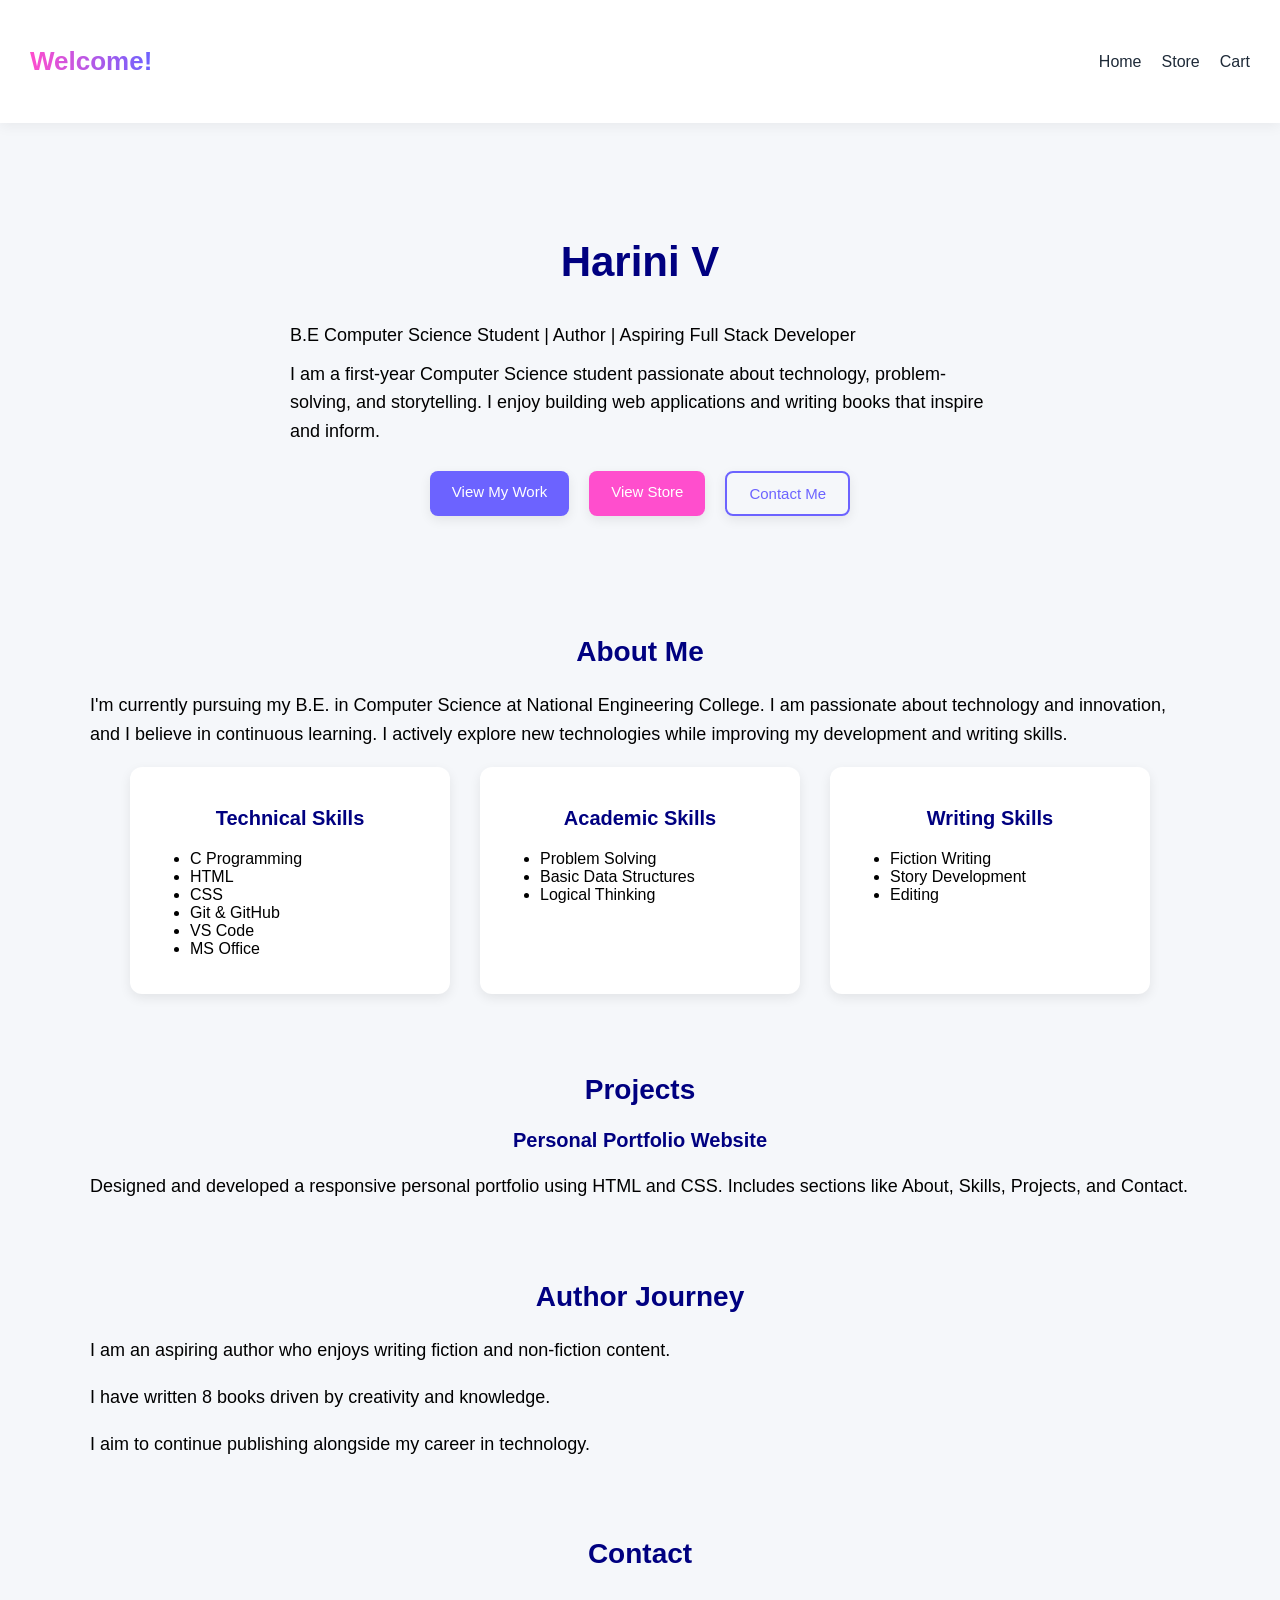
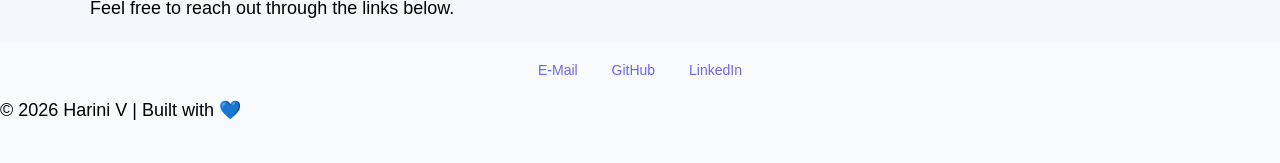
<file: index.html>
<!DOCTYPE html>
<html lang="en">
<head>
    <meta charset="UTF-8">
    <title>Harini V | Portfolio</title>
    <link rel="stylesheet" href="styles.css">
    <meta name="viewport" content="width=device-width,initial-scale=1.0">
</head>

<body>

<header>
    <h3 class="logo">Welcome!</h3>
    <nav>
        <ul>
            <li><a href="index.html">Home</a></li>
            <li><a href="store.html">Store</a></li>
            <li><a href="cart.html">Cart</a></li>
        </ul>
    </nav>
</header>

<main>

<!-- HERO SECTION -->
<section class="hero">
    <div class="hero-content">
        <h1 class="name">Harini V</h1>
        <p>B.E Computer Science Student | Author | Aspiring Full Stack Developer</p>
        <p>
            I am a first-year Computer Science student passionate about technology,
            problem-solving, and storytelling. I enjoy building web applications
            and writing books that inspire and inform.
        </p>

        <div class="hero-buttons">
            <a href="#projects" class="btn primary">View My Work</a>
            <a href="store.html" class="btn secondary">View Store</a>
            <a href="#contact" class="btn outline">Contact Me</a>
        </div>
    </div>
</section>

<!-- ABOUT -->
<section class="about">
    <h2>About Me</h2>
    <p>
        I'm currently pursuing my B.E. in Computer Science at National Engineering College.
        I am passionate about technology and innovation, and I believe in continuous learning.
        I actively explore new technologies while improving my development and writing skills.
    </p>

    <div class="skills-container">

        <div class="skill-card">
            <h3>Technical Skills</h3>
            <ul>
                <li>C Programming</li>
                <li>HTML</li>
                <li>CSS</li>
                <li>Git & GitHub</li>
                <li>VS Code</li>
                <li>MS Office</li>
            </ul>
        </div>

        <div class="skill-card">
            <h3>Academic Skills</h3>
            <ul>
                <li>Problem Solving</li>
                <li>Basic Data Structures</li>
                <li>Logical Thinking</li>
            </ul>
        </div>

        <div class="skill-card">
            <h3>Writing Skills</h3>
            <ul>
                <li>Fiction Writing</li>
                <li>Story Development</li>
                <li>Editing</li>
            </ul>
        </div>

    </div>
</section>

<!-- PROJECTS -->
<section id="projects" class="projects">
    <h2>Projects</h2>

    <div class="project-card">
        <h3>Personal Portfolio Website</h3>
        <p>
            Designed and developed a responsive personal portfolio using HTML and CSS.
            Includes sections like About, Skills, Projects, and Contact.
        </p>
    </div>
</section>

<!-- AUTHOR JOURNEY -->
<section class="author-journey">
    <h2>Author Journey</h2>
    <p>I am an aspiring author who enjoys writing fiction and non-fiction content.</p>
    <p>I have written 8 books driven by creativity and knowledge.</p>
    <p>I aim to continue publishing alongside my career in technology.</p>
</section>

<!-- CONTACT -->
<section id="contact" class="contact">
    <h2>Contact</h2>
    <p>Feel free to reach out through the links below.</p>
</section>

</main>

<footer>
    <div>
        <a href="mailto:25104004@nec.edu.in">E-Mail</a>
        <a href="https://github.com/HARINIV-CSE" target="_blank">GitHub</a>
        <a href="https://www.linkedin.com/in/harini-v-516a22365/" target="_blank">LinkedIn</a>
    </div>
    <p>© 2026 Harini V | Built with 💙</p>
</footer>

</body>
</html>
</file>
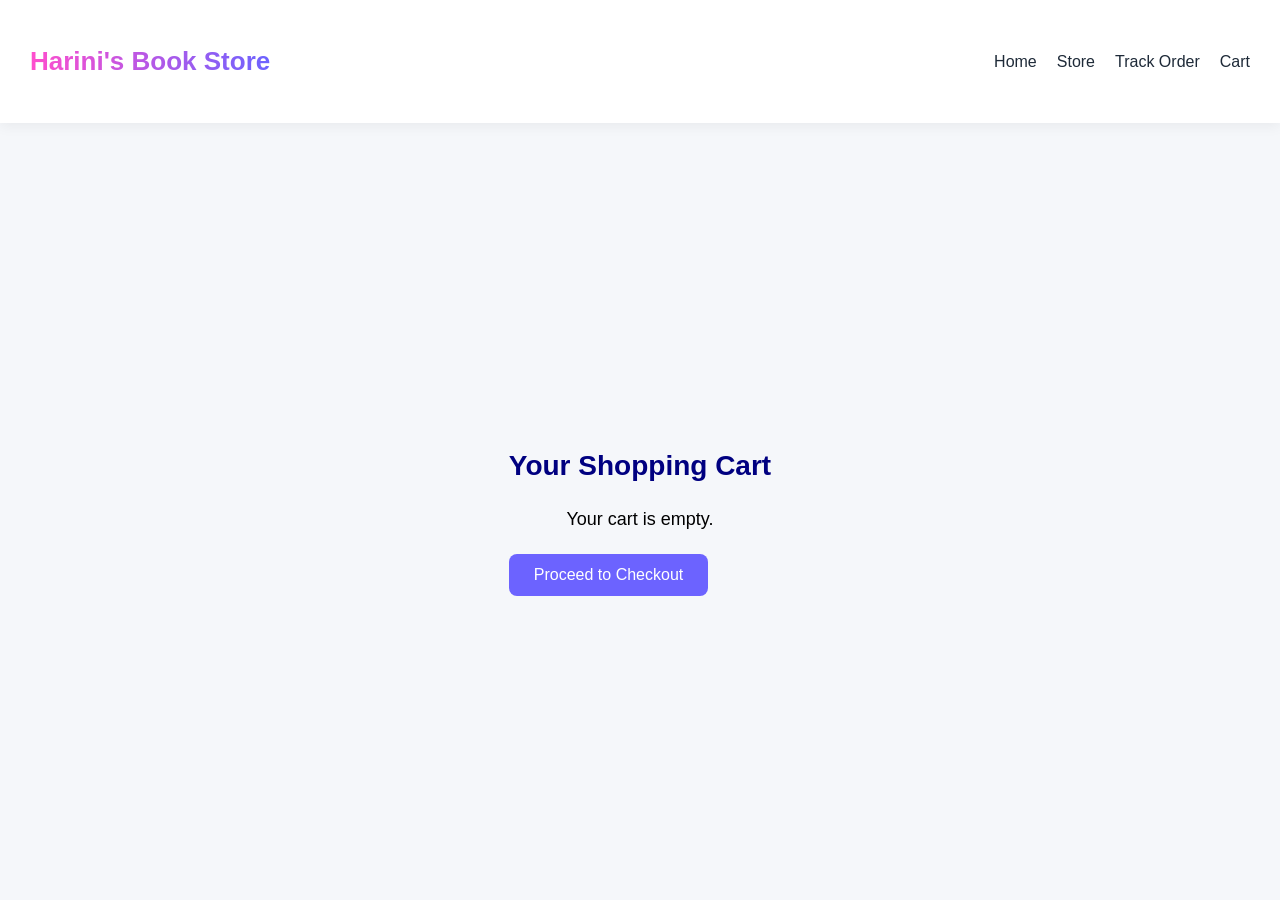
<file: cart.html>
<!DOCTYPE html>
<html lang="en">
<head>
    <meta charset="UTF-8">
    <title>Your Cart</title>
    <link rel="stylesheet" href="styles.css">
    <meta name="viewport" content="width=device-width,initial-scale=1.0">   
</head>
<body>

<header>
    <h3 class="logo">Harini's Book Store</h3>
    <nav>
        <ul>
            <li><a href="index.html">Home</a></li>
            <li><a href="store.html">Store</a></li>
            <li><a href="tracking.html">Track Order</a></li>
            <li><a href="cart.html">Cart</a></li>
        </ul>
    </nav>
</header>

<section class="cart-container">
    <h2>Your Shopping Cart</h2>
    <div id="cartItems"></div>

    <div class="cart-summary">
        <h3 id="totalAmount"></h3>
        <button class="checkout-btn" id="checkoutBtn">Proceed to Checkout</button>
    </div>
</section>

<script>

function getCart() {
    return JSON.parse(localStorage.getItem("cart")) || [];
}

function saveCart(cart) {
    localStorage.setItem("cart", JSON.stringify(cart));
}

function loadCart() {
    const cart = getCart();
    const cartItemsDiv = document.getElementById("cartItems");
    const totalAmount = document.getElementById("totalAmount");

    cartItemsDiv.innerHTML = "";
    let total = 0;

    if (cart.length === 0) {
        cartItemsDiv.innerHTML = "<p class='empty'>Your cart is empty.</p>";
        totalAmount.innerText = "";
        return;
    }

    cart.forEach((item, index) => {
        const quantity = item.quantity || 1;
        const itemTotal = item.price * quantity;
        total += itemTotal;

        const div = document.createElement("div");
        div.className = "cart-item";

        div.innerHTML = `
            <div>
                <p class="book-name">${item.name}</p>
                <p>Price: ₹${item.price}</p>
                <p>
                    Quantity:
                    <button class="decrease">-</button>
                    ${quantity}
                    <button class="increase">+</button>
                </p>
            </div>
            <div>
                <p>Subtotal: ₹${itemTotal}</p>
                <button class="remove-btn">Remove</button>
            </div>
        `;

        
        div.querySelector(".increase").onclick = () => changeQty(index, 1);
        div.querySelector(".decrease").onclick = () => changeQty(index, -1);
        div.querySelector(".remove-btn").onclick = () => removeItem(index);

        cartItemsDiv.appendChild(div);
    });

    totalAmount.innerText = "Total Amount: ₹" + total;
}

function changeQty(index, change) {
    const cart = getCart();

    cart[index].quantity = (cart[index].quantity || 1) + change;

    if (cart[index].quantity <= 0) {
        cart.splice(index, 1);
    }

    saveCart(cart);
    loadCart();
}

function removeItem(index) {
    const cart = getCart();
    cart.splice(index, 1);
    saveCart(cart);
    loadCart();
}

document.getElementById("checkoutBtn").onclick = () => {
    const cart = getCart();

    if (cart.length === 0) {
        alert("Your cart is empty!");
        return;
    }

    window.location.href = "checkout.html";
};

loadCart();

</script>

</body>
</html>
</file>
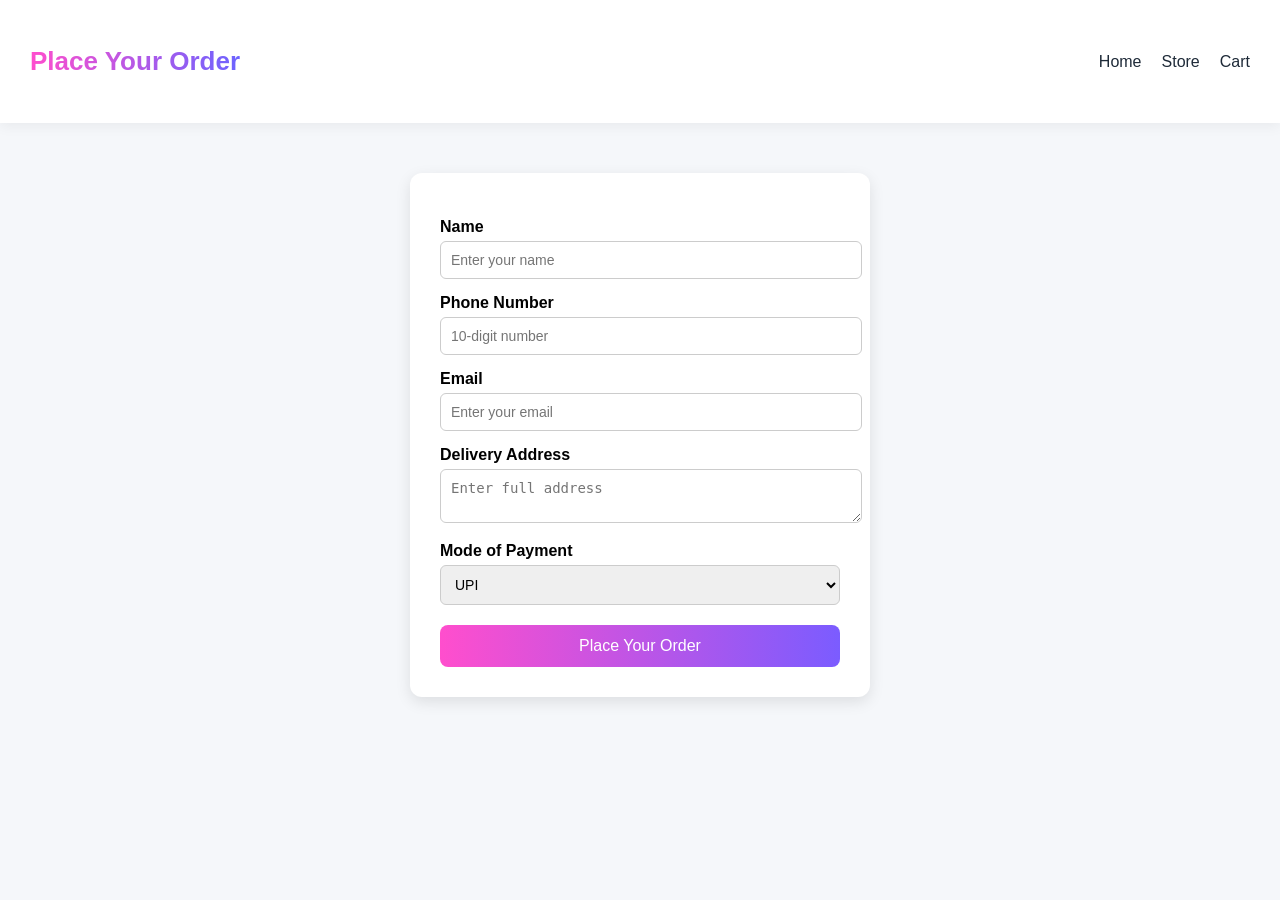
<file: checkout.html>
<!DOCTYPE html>
<html lang="en">
<head>
    <meta charset="UTF-8">
    <title>Checkout</title>
    <link rel="stylesheet" href="styles.css">
    <meta name="viewport" content="width=device-width,initial-scale=1.0">
</head>

<body>

<header>
    <h3 class="logo">Place Your Order</h3>
    <nav>
        <ul>
            <li><a href="index.html">Home</a></li>
            <li><a href="store.html">Store</a></li>
            <li><a href="cart.html">Cart</a></li>
        </ul>
    </nav>
</header>

<main>

<section class="checkout-form">
    <form id="orderForm">

        <label>Name</label>
        <input type="text" id="name" placeholder="Enter your name" required>

        <label>Phone Number</label>
        <input type="tel" id="phone" placeholder="10-digit number" pattern="[0-9]{10}" required>

        <label>Email</label>
        <input type="email" id="email" placeholder="Enter your email" required>

        <label>Delivery Address</label>
        <textarea id="address" placeholder="Enter full address" required></textarea>

        <label>Mode of Payment</label>
        <select id="payment">
            <option value="UPI">UPI</option>
            <option value="Credit Card">Credit Card</option>
            <option value="Cash on Delivery">Cash On Delivery</option>
        </select>

        <button type="submit">Place Your Order</button>

    </form>
</section>

<div class="order-confirmation" id="confirmation" style="display:none;">
    <h2>Order Placed Successfully 🎉</h2>
    <p><strong>Order ID:</strong> <span id="orderId"></span></p>
    <p>Status: Ordered</p>
    <a href="tracking.html">Track Your Order</a>
</div>

</main>

<script>

const form = document.getElementById("orderForm");

form.addEventListener("submit", function(e) {
    e.preventDefault();

    const name = document.getElementById("name").value.trim();
    const phone = document.getElementById("phone").value.trim();
    const email = document.getElementById("email").value.trim();
    const address = document.getElementById("address").value.trim();
    const payment = document.getElementById("payment").value;

    if (phone.length !== 10) {
        alert("Enter a valid 10-digit phone number");
        return;
    }

    const orderId = "ORD" + Date.now();

    const orderDetails = {
        orderId,
        name,
        phone,
        email,
        address,
        payment,
        status: "Ordered"
    };

    localStorage.setItem("order_" + orderId, JSON.stringify(orderDetails));
    localStorage.removeItem("cart");

    document.getElementById("orderId").innerText = orderId;
    document.getElementById("confirmation").style.display = "block";

    form.reset();
});

</script>

</body>
</html>
</file>
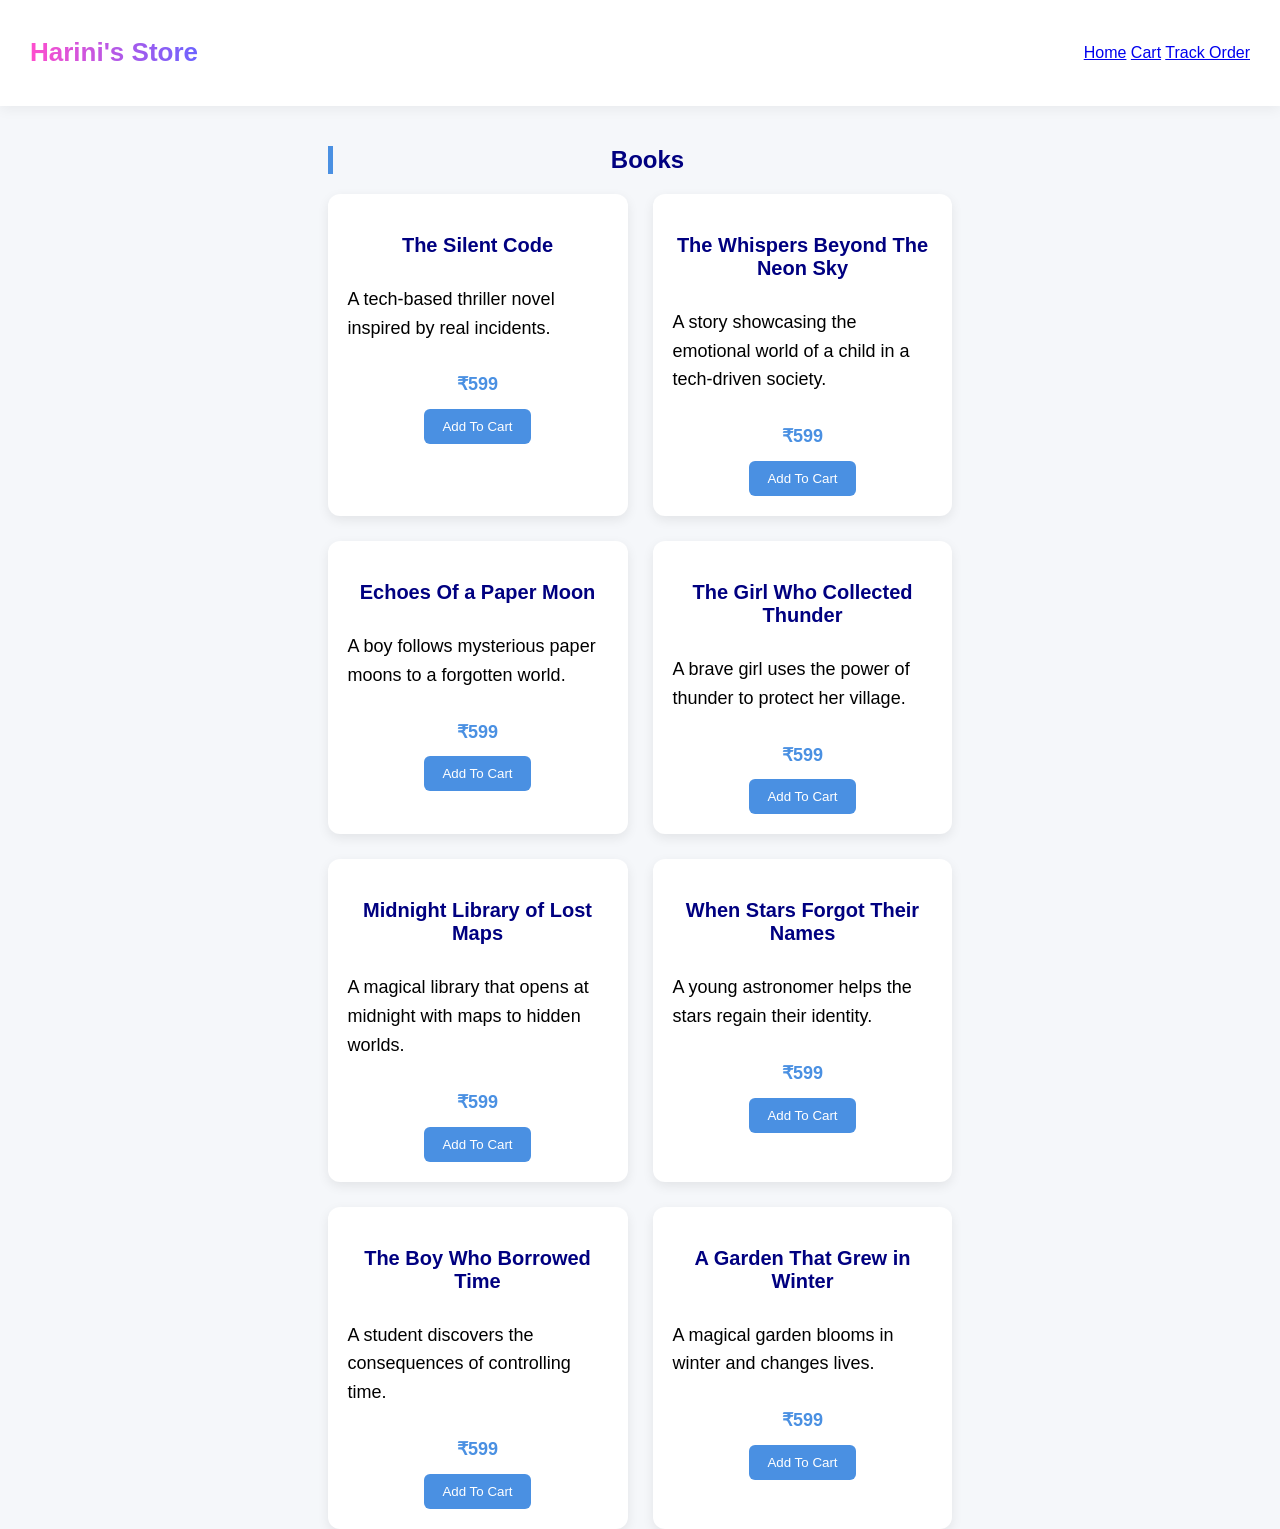
<file: store.html>
<!DOCTYPE html>
<html lang="en">
<head>
    <meta charset="UTF-8">
    <title>Harini's Store</title>
    <link rel="stylesheet" href="styles.css">
    <meta name="viewport" content="width=device-width,initial-scale=1.0">
</head>

<body>

<header>
    <h1 class="logo">Harini's Store</h1>
    <nav>  
        <a href="index.html">Home</a>
        <a href="cart.html">Cart</a>
        <a href="tracking.html">Track Order</a>
    </nav>
</header>

<section class="products">
    <h2>Books</h2>

    <div class="products-container">

        <div class="product-card">
            <h3>The Silent Code</h3>
            <p>A tech-based thriller novel inspired by real incidents.</p>
            <p class="price">₹599</p>
            <button onclick="addToCart('The Silent Code', 599)">Add To Cart</button>
        </div>

        <div class="product-card">
            <h3>The Whispers Beyond The Neon Sky</h3>
            <p>A story showcasing the emotional world of a child in a tech-driven society.</p>
            <p class="price">₹599</p>
            <button onclick="addToCart('The Whispers Beyond The Neon Sky', 599)">Add To Cart</button>
        </div>

        <div class="product-card">
            <h3>Echoes Of a Paper Moon</h3>
            <p>A boy follows mysterious paper moons to a forgotten world.</p>
            <p class="price">₹599</p>
            <button onclick="addToCart('Echoes Of a Paper Moon', 599)">Add To Cart</button>
        </div>

        <div class="product-card">
            <h3>The Girl Who Collected Thunder</h3>
            <p>A brave girl uses the power of thunder to protect her village.</p>
            <p class="price">₹599</p>
            <button onclick="addToCart('The Girl Who Collected Thunder', 599)">Add To Cart</button>
        </div>

        <div class="product-card">
            <h3>Midnight Library of Lost Maps</h3>
            <p>A magical library that opens at midnight with maps to hidden worlds.</p>
            <p class="price">₹599</p>
            <button onclick="addToCart('Midnight Library of Lost Maps', 599)">Add To Cart</button>
        </div>

        <div class="product-card">
            <h3>When Stars Forgot Their Names</h3>
            <p>A young astronomer helps the stars regain their identity.</p>
            <p class="price">₹599</p>
            <button onclick="addToCart('When Stars Forgot Their Names', 599)">Add To Cart</button>
        </div>

        <div class="product-card">
            <h3>The Boy Who Borrowed Time</h3>
            <p>A student discovers the consequences of controlling time.</p>
            <p class="price">₹599</p>
            <button onclick="addToCart('The Boy Who Borrowed Time', 599)">Add To Cart</button>
        </div>

        <div class="product-card">
            <h3>A Garden That Grew in Winter</h3>
            <p>A magical garden blooms in winter and changes lives.</p>
            <p class="price">₹599</p>
            <button onclick="addToCart('A Garden That Grew in Winter', 599)">Add To Cart</button>
        </div>

    </div>
</section>

<script>

function addToCart(productName, price) {

    let cart = JSON.parse(localStorage.getItem("cart")) || [];

    let existingItem = cart.find(item => item.name === productName);

    if (existingItem) {
        existingItem.quantity = (existingItem.quantity || 1) + 1;
    } else {
        cart.push({
            name: productName,
            price: price,
            quantity: 1
        });
    }

    localStorage.setItem("cart", JSON.stringify(cart));

    alert("Added to cart 🛒");
}

</script>

</body>
</html>
</file>
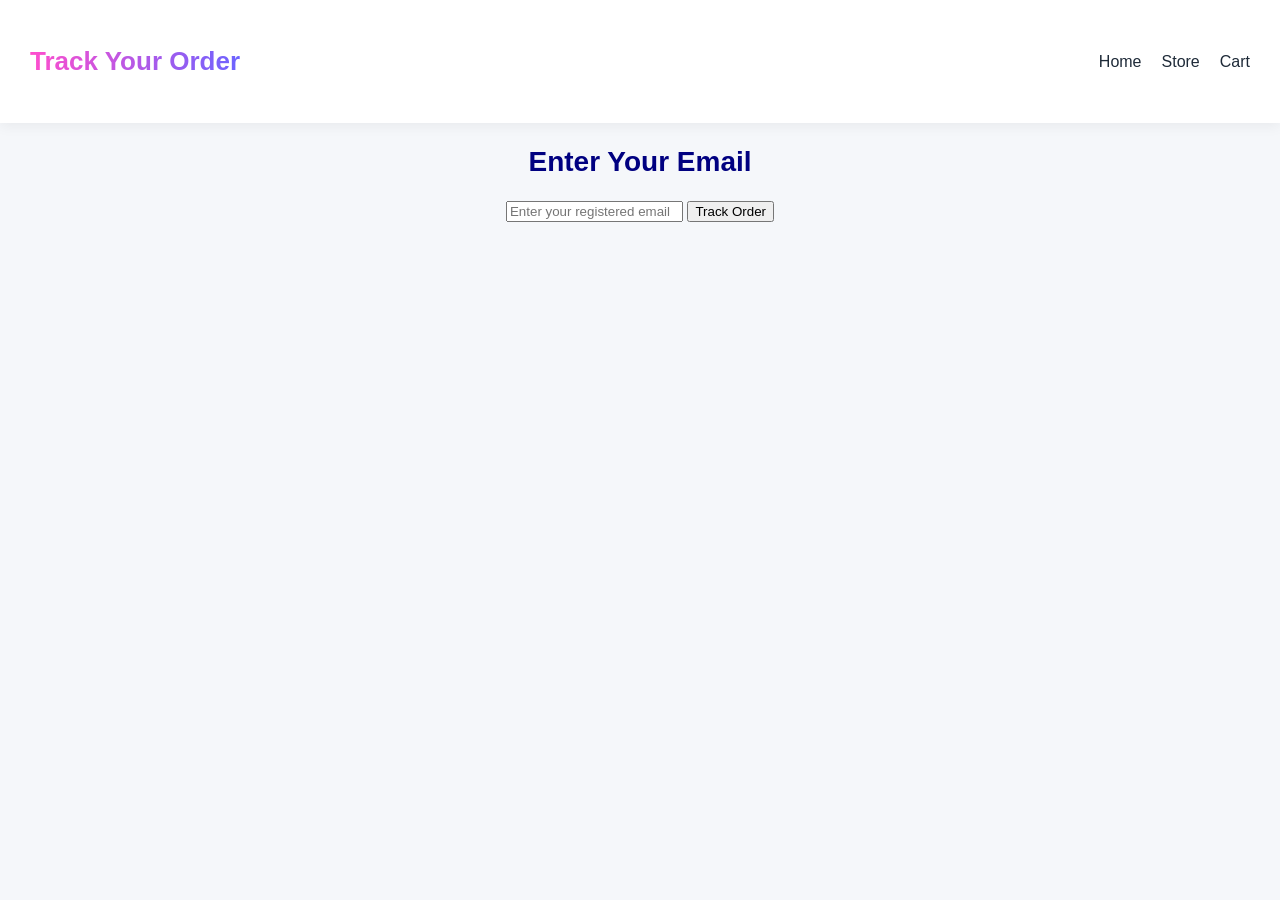
<file: tracking.html>
<!DOCTYPE html>
<html lang="en">
<head>
    <meta charset="UTF-8">
    <title>Track Order</title>
    <link rel="stylesheet" href="styles.css">
    <meta name="viewport" content="width=device-width,initial-scale=1.0">
</head>

<body>

<header>
    <h3 class="logo">Track Your Order</h3>
    <nav>
        <ul>
            <li><a href="index.html">Home</a></li>
            <li><a href="store.html">Store</a></li>
            <li><a href="cart.html">Cart</a></li>
        </ul>
    </nav>
</header>

<section class="tracking-container">

    <div class="tracking-search">
        <h2>Enter Your Email</h2>
        <input type="email" id="trackEmail" placeholder="Enter your registered email" required>
        <button onclick="trackOrder()">Track Order</button>
    </div>

    <div class="order-details" id="orderDetails" style="display:none;">
        <h2>Order Details</h2>

        <p><strong>Order ID:</strong> <span id="displayOrderId"></span></p>
        <p><strong>Email:</strong> <span id="displayEmail"></span></p>
        <p><strong>Address:</strong> <span id="displayAddress"></span></p>

        <h3>Status:</h3>
        <p id="displayStatus"></p>
    </div>

    <div id="noOrder" style="display:none;">
        <p style="color:red;">No order found for this email.</p>
    </div>

</section>

<script>

function trackOrder() {

    let email = document.getElementById("trackEmail").value.trim();
    let found = false;

    for (let i = 0; i < localStorage.length; i++) {

        let key = localStorage.key(i);

        if (key.startsWith("order_")) {

            let order = JSON.parse(localStorage.getItem(key));

            if (order.email === email) {

                document.getElementById("displayOrderId").innerText = order.orderId;
                document.getElementById("displayEmail").innerText = order.email;
                document.getElementById("displayAddress").innerText = order.address;
                document.getElementById("displayStatus").innerText = order.status;

                document.getElementById("orderDetails").style.display = "block";
                document.getElementById("noOrder").style.display = "none";

                found = true;
                break;
            }
        }
    }

    if (!found) {
        document.getElementById("orderDetails").style.display = "none";
        document.getElementById("noOrder").style.display = "block";
    }
}

</script>

</body>
</html>
</file>
<file: styles.css>
header {
    display: flex;
    justify-content: space-between;   
    align-items: center;              
    padding: 20px 30px;
    background-color: #ffffff;
    box-shadow: 0 4px 12px rgba(0, 0, 0, 0.05);
    position: sticky;
    top: 0;
    z-index: 1000;

}

.logo {
    font-size: 26px;
    font-weight: 700;
    background: linear-gradient(90deg, #ff4ecd, #6c63ff);
    -webkit-background-clip: text;
    background-clip:text;
    -webkit-text-fill-color: transparent;
}

nav ul {
    display: flex;
    list-style: none;
    gap: 20px;
    margin: 0;
    padding: 0;
}

nav ul li a {
    text-decoration: none;
    color: #1e2a38;
    font-weight: 500;
    transition: all 0.3s ease;
}

nav ul li a:hover {
    color: #2019a7;
}

section {
    max-width: 1100px;
    margin: 0 auto 80px auto;
}

html, body {
    height: 100%;
}

body {
    display: flex;
    flex-direction: column;
}

main {
    flex: 1;
}

footer {
    text-align: center;
    padding: 20px 0;
    background-color: #f9fafc;
}

footer a {
    margin: 0 15px;
    text-decoration: none;
     color:#6c63ff;
    font-weight: 500;
}

footer a:hover {
    color: #5848e5;
}

#contact {
    margin-bottom: 20px;
}

.contact-section {
    margin-bottom: 20px;
}

.name {
    text-align:center;
    color:navy;
    font-size: 42px;
    font-weight: 700;
}

h2 {
    text-align: center;
    color:navy;
    font-size: 28px;
    font-weight: 600;
}

h3 {
    text-align: center;
    color:navy;
    font-size: 20px;
    font-weight: 600;
}

p {
    text-align: left;
    font-size: 18px;
    line-height: 1.6;
}

footer {
    font-size: 14px;
}

.skill-card {
    background-color: #ffffff;      
    padding: 20px;                  
    border-radius: 12px;           
    box-shadow: 0 4px 12px rgba(0, 0, 0, 0.08);  
    width: 280px;                   
}

.skill-card:hover {
    transform: translateY(-5px);
    transition: 0.3s ease;
}

.skills-container {
    display: flex;
    gap: 30px;
    justify-content: center;
    flex-wrap: wrap;
}

.AJ-card{
    background-color:#f0f8ff;
    padding:30px;
    border-radius:16px;
    box-shadow: 0 4px 12px rgba(0, 0, 0, 0.08);
    max-width:900px;
    margin:60px auto;
}

.AJ-card:hover {
    transform: translateY(-5px);
    transition: 0.3s ease;
}


.AJ-card h2 {
    font-size: 28px;
    margin-bottom: 15px;
}

.AJ-card p {
    font-size: 20px;
    line-height: 1;
    color: #444;
}

.hero-buttons {
    margin-top: 25px;
    display:flex;
    gap: 20px;
    flex-wrap: wrap;
    justify-content: center;
}

.btn {
    padding: 12px 22px;
    border-radius: 8px;
    text-decoration: none;
    font-size: 15px;
    font-weight: 500;
    transition: 0.3s ease;
    box-shadow: 0 4px 12px rgba(0, 0, 0, 0.08);

}

.primary {
    background-color: #6c63ff;
    color: white;
}

.primary:hover {
    background-color: #5848e5;
}

.secondary {
    background-color: #ff4ecd;
    color: white;
}

.secondary:hover {
    background-color: #e13db6;
}

.outline {
    border: 2px solid #6c63ff;
    color: #6c63ff;
}

.outline:hover {
    background-color: #6c63ff;
    color: white;
}


.products-container {
    display: grid;
    grid-template-columns: repeat(auto-fit, minmax(250px, 1fr));
    gap: 25px;
    margin-top: 20px;
}

.products h2 {
    margin-top: 40px;
    margin-bottom: 20px;
    font-size: 24px;
    border-left: 5px solid #4a90e2;
    padding-left: 10px;
}

.product-card {
    background-color: #ffffff;
    padding: 20px;
    border-radius: 12px;
    box-shadow: 0 4px 12px rgba(0, 0, 0, 0.08);
    display: flex;
    flex-direction: column;
    align-items: center;
    text-align: center;
}

.product-card:hover {
    transform: translateY(-8px) scale(1.02);
    box-shadow: 0 10px 25px rgba(0,0,0,0.15);
}

/* Product Title */
.product-card h3 {
    margin-bottom: 10px;
    font-size: 20px;
}

/* Price */
.price {
    font-weight: bold;
    color: #4a90e2;
    margin: 10px 0;
}

/* Buttons */
.product-card button {
    padding: 10px 18px;
    background-color: #4a90e2;
    border: none;
    border-radius: 6px;
    color: white;
    cursor: pointer;
    transition: background 0.2s ease;
}

.product-card button:hover {
    background-color: #357abd;
}

/* cart.html*/
.cart-container {
    padding: 40px;
    max-width: 900px;
    margin: auto;
}

.cart-item {
    display: flex;
    justify-content: space-between;
    align-items: center;
    background: #f5f5f5;
    padding: 20px;
    margin-bottom: 15px;
    border-radius: 10px;
}

.book-name {
    font-weight: bold;
    font-size: 18px;
}

.cart-item button {
    padding: 5px 10px;
    margin: 5px;
    cursor: pointer;
}

.remove-btn {
    background: crimson;
    color: white;
    border: none;
    border-radius: 5px;
}

.checkout-btn {
    padding: 12px 25px;
    font-size: 16px;
    background: #6c63ff;
    color: white;
    border: none;
    border-radius: 8px;
    cursor: pointer;
}

.checkout-btn:hover {
    background-color: #6c63ff;
    cursor:pointer;
}

.empty {
    text-align: center;
    font-size: 18px;
}

.hero {
    text-align: center;
    padding: 80px 20px 40px;
}

.hero p {
    max-width: 700px;
    margin: 10px auto;
}

.btn:hover {
    transform: translateY(-2px);
}

section {
    max-width: 1100px;
    margin: 0 auto 80px auto;
    padding: 0 20px;
}

.cart-item {
    background: #ffffff;
    box-shadow: 0 4px 12px rgba(0,0,0,0.08);
}

body {
    font-family: Arial, sans-serif;
    margin: 0;
    background: #f5f7fa;
}



.checkout-form {
    display: flex;
    justify-content: center;
    margin-top: 50px;
}


form {
    background: white;
    padding: 30px;
    border-radius: 12px;
    width: 400px;
    box-shadow: 0 5px 15px rgba(0,0,0,0.1);
}


form label {
    display: block;
    margin-top: 15px;
    font-weight: 600;
}


form input,
form textarea,
form select {
    width: 100%;
    padding: 10px;
    margin-top: 5px;
    border: 1px solid #ccc;
    border-radius: 6px;
    font-size: 14px;
}


form button {
    margin-top: 20px;
    width: 100%;
    padding: 12px;
    border: none;
    background: linear-gradient(to right, #ff4ecd, #7b5cff);
    color: white;
    font-size: 16px;
    border-radius: 8px;
    cursor: pointer;
}

form button:hover {
    opacity: 0.9;
}

.order-confirmation {
    margin: 40px auto;
    width: 400px;
    text-align: center;
    background: #e6ffed;
    padding: 20px;
    border-radius: 10px;
    border: 1px solid #b2f2bb;
}
</file>
